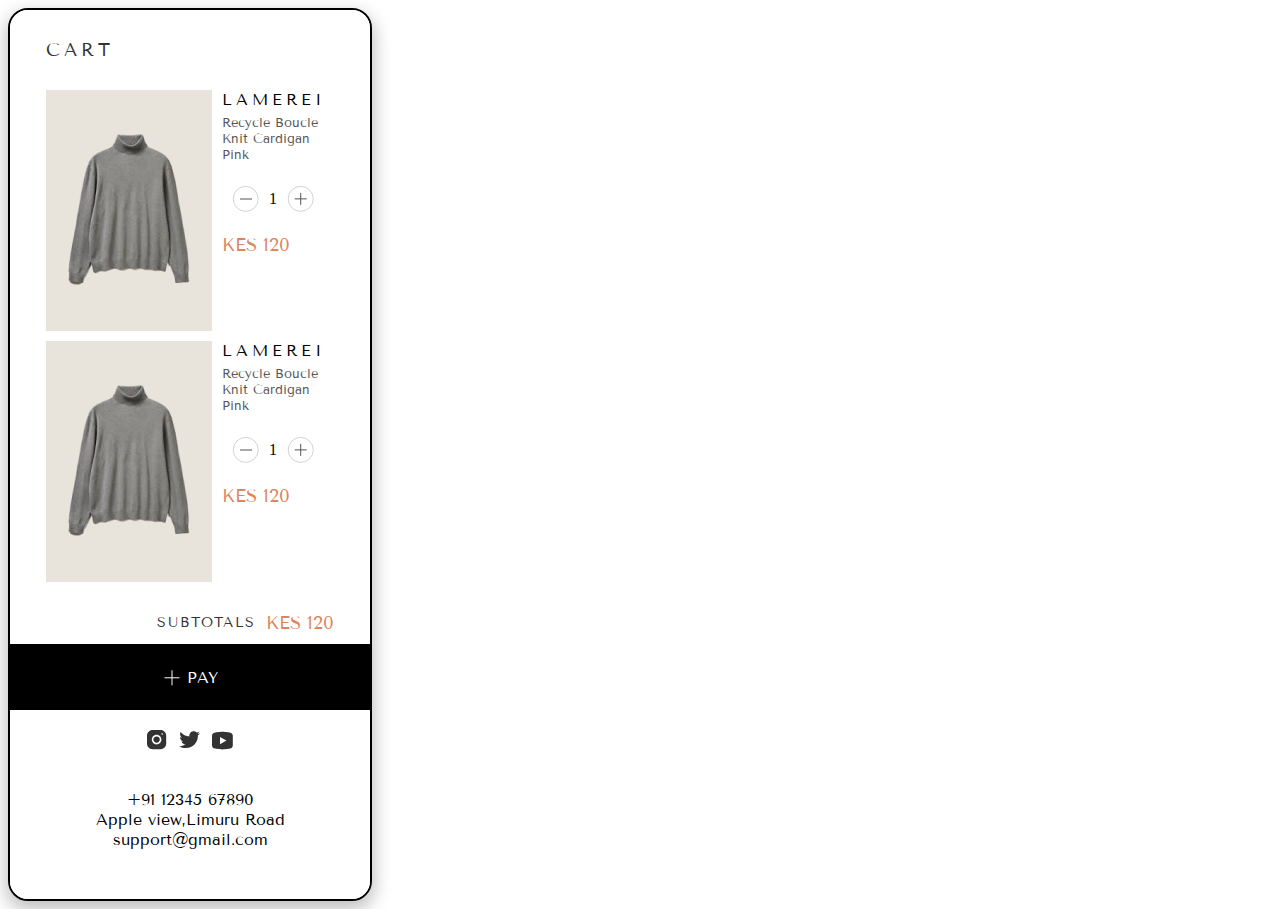
<file: cart.html>
<!DOCTYPE html>
<html lang="en">

<head>
    <meta charset="UTF-8">
    <meta name="viewport" content="width=device-width, initial-scale=1.0">
    <title>Cart</title>
    <link rel="stylesheet" href="cart.css">
    <link rel="stylesheet" href="style.css">
    <link rel="preconnect" href="https://fonts.googleapis.com">
    <link rel="preconnect" href="https://fonts.gstatic.com" crossorigin>
    <link href="https://fonts.googleapis.com/css2?family=Tenor+Sans&display=swap" rel="stylesheet">
</head>

<body>
    <div class="main">

        <div class="section1_cart">
            <div class="cart_label_container">
                <span class="cart_label">CART</span>
            </div>


            <div class="cart_items_container">

                <div class="cart_item_container">
                    <div class="item_image_container">
                        <img src="./assets/item_sample1.png" alt="" />
                    </div>

                    <div class="item_description_container">
                        <div class="item_label_container">
                            <span class="title">lamerei</span>
                            <span class="item_description">Recycle Boucle Knit Cardigan Pink</span>
                        </div>

                        <div class="item_amount_controls">
                            <img src="./assets/min_black.svg" alt="">
                            <span>1</span>
                            <img src="./assets/plus_black2.svg" alt="">
                        </div>

                        <div class="item_price">
                            <span>KES 120</span>
                        </div>
                    </div>
                </div>


                <div class="cart_item_container">
                    <div class="item_image_container">
                        <img src="./assets/item_sample1.png" alt="" />
                    </div>

                    <div class="item_description_container">
                        <div class="item_label_container">
                            <span class="title">lamerei</span>
                            <span class="item_description">Recycle Boucle Knit Cardigan Pink</span>
                        </div>

                        <div class="item_amount_controls">
                            <img src="./assets/min_black.svg" alt="">
                            <span>1</span>
                            <img src="./assets/plus_black2.svg" alt="">
                        </div>

                        <div class="item_price">
                            <span>KES 120</span>
                        </div>
                    </div>
                </div>

                <!-- <div class="cart_empty_notification">
                    <h2>Cart is empty</h2>
                    <span>Continue shopping</span>
                </div> -->

            </div>
        </div>

        <div class="section2_subtotals">
            <div class="subtotal_content">
                <span class="title">SUBTOTALS</span>
                <span class="item_price">KES 120</span>
            </div>
        </div>


        <div class="section8_add_to_cart_button">
            <div class="add_to_cart_button">
                <img src="./assets/Plus.svg" alt="">
                <span>PAY</span>
            </div>
        </div>

        <div class="section5_footer">
            <div class="social_media">
                <img src="./assets/IG.svg" alt="">
                <img src="./assets/x.svg" alt="">
                <img src="./assets/youtube.svg" alt="">
            </div>

            <div class="contact_details">
                <p>+91 12345 67890</p>
                <p>Apple view,Limuru Road</p>
                <p>support@gmail.com</p>
            </div>
        </div>
    </div>

</body>

</html>
</file>
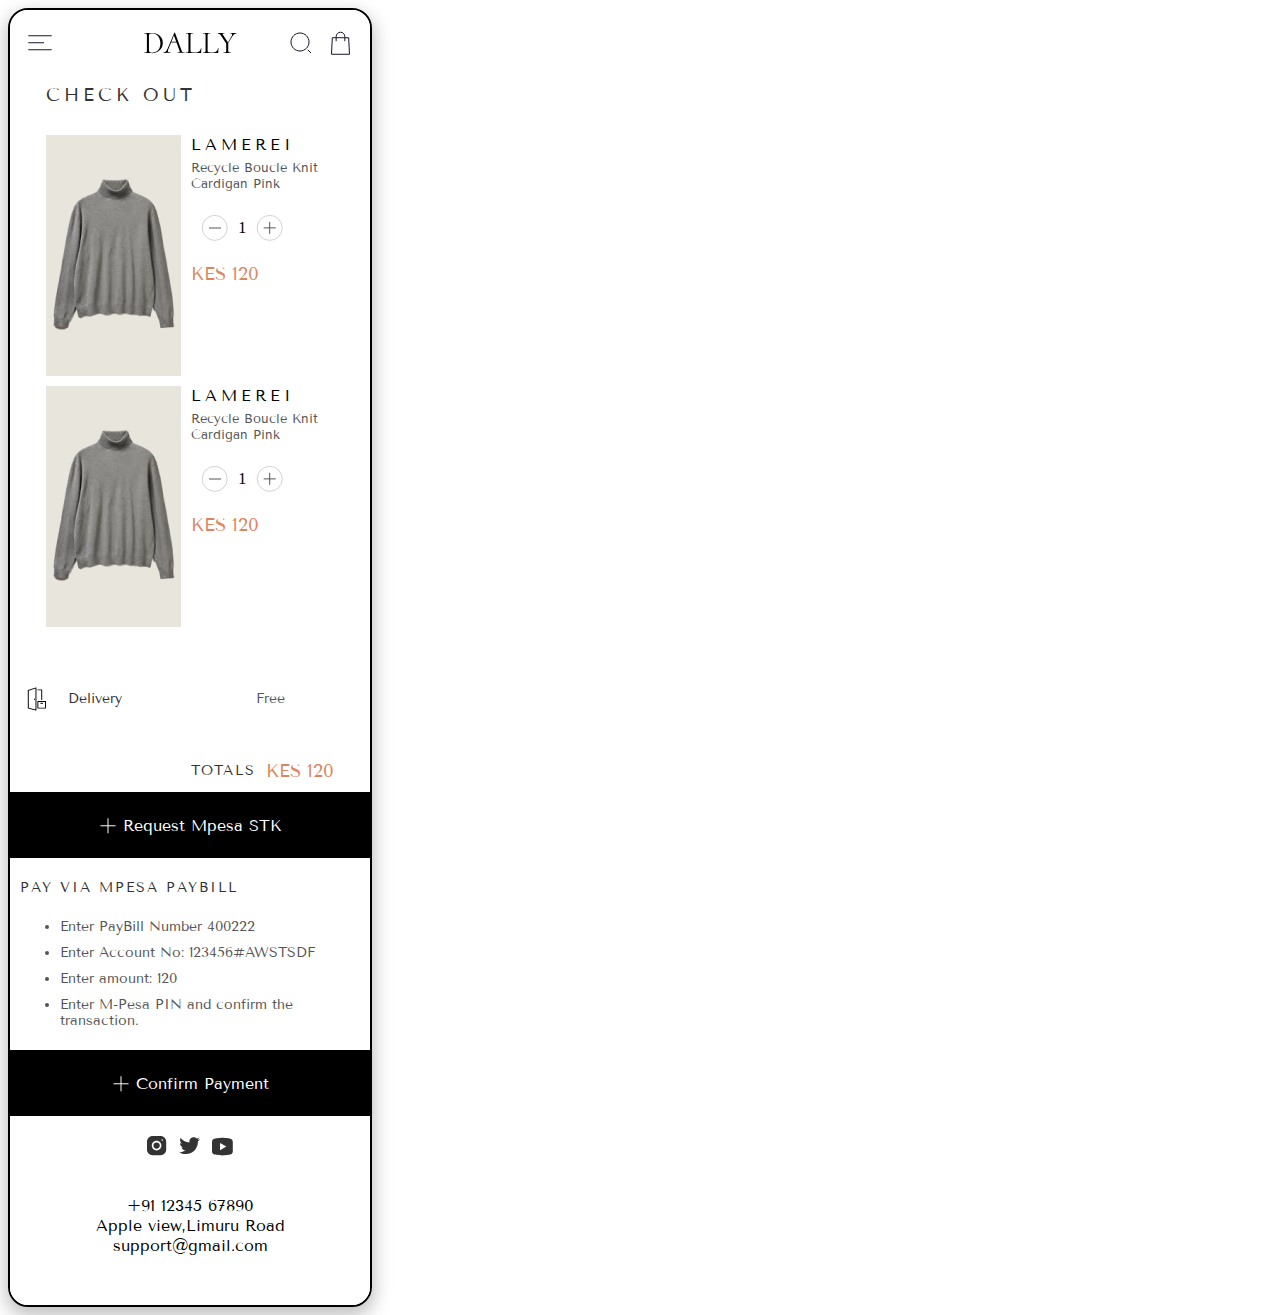
<file: checkout.html>
<!DOCTYPE html>
<html lang="en">

<head>
    <meta charset="UTF-8">
    <meta name="viewport" content="width=device-width, initial-scale=1.0">
    <title>Checkout</title>
    <link rel="stylesheet" href="style.css">
    <link rel="stylesheet" href="cart.css">
    <link rel="stylesheet" href="checkout.css">
    <link rel="preconnect" href="https://fonts.googleapis.com">
    <link rel="preconnect" href="https://fonts.gstatic.com" crossorigin>
    <link href="https://fonts.googleapis.com/css2?family=Tenor+Sans&display=swap" rel="stylesheet">
</head>

<body>
    <div class="main">

        <div class="section1_the_introtab">
            <div class="column1_options">
                <img src="./assets/Menu.svg" alt="">
            </div>
            <div class="column2_logo">
                <img src="./assets/DALLY.svg" alt="">
            </div>
            <div class="column3_search_cart_container">
                <img src="./assets/Search.svg" alt="">
                <img src="./assets/shoppingbag.svg" alt="">
            </div>
        </div>

        <div class="section1_cart">
            <div class="cart_label_container">
                <span class="cart_label">CHECK OUT</span>
            </div>


            <div class="cart_items_container">

                <div class="cart_item_container">
                    <div class="item_image_container">
                        <img src="./assets/item_sample1.png" alt="" />
                    </div>

                    <div class="item_description_container">
                        <div class="item_label_container">
                            <span class="title">lamerei</span>
                            <span class="item_description">Recycle Boucle Knit Cardigan Pink</span>
                        </div>

                        <div class="item_amount_controls">
                            <img src="./assets/min_black.svg" alt="">
                            <span>1</span>
                            <img src="./assets/plus_black2.svg" alt="">
                        </div>

                        <div class="item_price">
                            <span>KES 120</span>
                        </div>
                    </div>
                </div>


                <div class="cart_item_container">
                    <div class="item_image_container">
                        <img src="./assets/item_sample1.png" alt="" />
                    </div>

                    <div class="item_description_container">
                        <div class="item_label_container">
                            <span class="title">lamerei</span>
                            <span class="item_description">Recycle Boucle Knit Cardigan Pink</span>
                        </div>

                        <div class="item_amount_controls">
                            <img src="./assets/min_black.svg" alt="">
                            <span>1</span>
                            <img src="./assets/plus_black2.svg" alt="">
                        </div>

                        <div class="item_price">
                            <span>KES 120</span>
                        </div>
                    </div>
                </div>

                <!-- <div class="cart_empty_notification">
                    <h2>Cart is empty</h2>
                    <span>Continue shopping</span>
                </div> -->

            </div>
        </div>

        <div class="section3_additional_charges">
            <div class="charge_item_container">
                <div class="charge_item_label">
                    <img src="./assets/Door_to_Door_Delivery.svg" alt="">
                    <span>Delivery</span>
                </div>
                <div class="charge_amount">
                    <span>Free</span>
                </div>
            </div>
        </div>


        <div class="section2_subtotals">
            <div class="subtotal_content">
                <span class="title">TOTALS</span>
                <span class="item_price">KES 120</span>
            </div>
        </div>


        <div class="section8_add_to_cart_button">
            <div class="add_to_cart_button">
                <img src="./assets/Plus.svg" alt="">
                <span>Request Mpesa STK</span>
            </div>
        </div>


        <div class="section3_pay_with_paybill">
            <span class="title">Pay via Mpesa paybill</span>
            <ul>
                <li>Enter PayBill Number 400222</li>
                <li>Enter Account No: 123456#AWSTSDF</li>
                <li>Enter amount: 120</li>
                <li>Enter M-Pesa PIN and confirm the transaction.</li>
            </ul>
        </div>


        <div class="section8_add_to_cart_button">
            <div class="add_to_cart_button">
                <img src="./assets/Plus.svg" alt="">
                <span>Confirm Payment</span>
            </div>
        </div>
        

        <div class="section5_footer">
            <div class="social_media">
                <img src="./assets/IG.svg" alt="">
                <img src="./assets/x.svg" alt="">
                <img src="./assets/youtube.svg" alt="">
            </div>

            <div class="contact_details">
                <p>+91 12345 67890</p>
                <p>Apple view,Limuru Road</p>
                <p>support@gmail.com</p>
            </div>
        </div>
    </div>

</body>

</html>
</file>
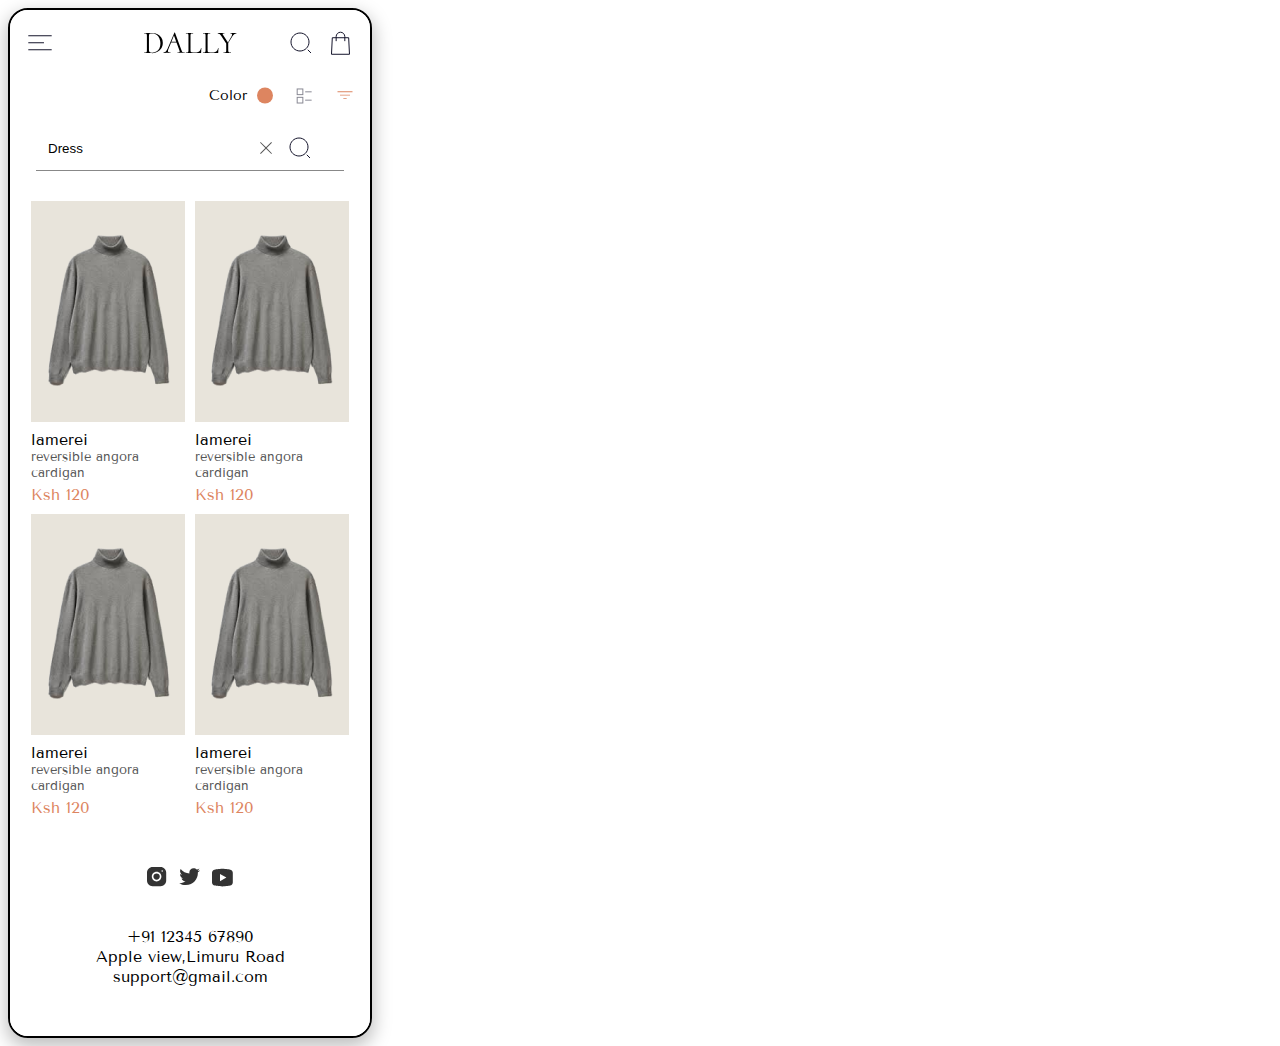
<file: index1.html>
<!DOCTYPE html>
<html lang="en">

<head>
    <meta charset="UTF-8">
    <meta name="viewport" content="width=device-width, initial-scale=1.0">
    <title>Mimi</title>
    <link rel="stylesheet" href="style.css">
    <link rel="preconnect" href="https://fonts.googleapis.com">
    <link rel="preconnect" href="https://fonts.gstatic.com" crossorigin>
    <link href="https://fonts.googleapis.com/css2?family=Tenor+Sans&display=swap" rel="stylesheet">
</head>

<body>
    <div class="main">

        <div class="section1_the_introtab">
            <div class="column1_options">
                <img src="./assets/Menu.svg" alt="">
            </div>
            <div class="column2_logo">
                <img src="./assets/DALLY.svg" alt="">
            </div>
            <div class="column3_search_cart_container">
                <img src="./assets/Search.svg" alt="">
                <img src="./assets/shoppingbag.svg" alt="">
            </div>
        </div>

        <div class="section2_filterstab">
            <div class="color_filter_container">
                <span>Color</span>
                <img src="./assets/color.svg" alt="">
            </div>

            <img src="./assets/Tags.svg" alt="">

            <img src="./assets/Filter.svg" alt="">
        </div>


        <div class="section3_searchbox">
            <div class="search_content_container">
                <div class="search_input_container">
                    <input type="text" value="Dress">
                </div>
                <div class="search_controlls_container">
                    <img src="./assets/Delete.svg" alt="">
                    <img src="./assets/Search.svg" alt="">
                </div>
            </div>
        </div>


        <div class="section4_shopitems">
            <div class="items_container">

                <div class="item_container">
                    <div class="item_image_container">
                        <img src="./assets/item_sample1.png" alt="">
                    </div>
                    <div class="item_short_description_container">
                        <div class="description_content">
                            <p class="item_name">lamerei</p>
                            <p class="item_description">reversible angora cardigan</p>
                        </div>
                        <span class="item_price">Ksh 120</span>
                    </div>
                </div>


                <div class="item_container">
                    <div class="item_image_container">
                        <img src="./assets/item_sample1.png" alt="">
                    </div>
                    <div class="item_short_description_container">
                        <div class="description_content">
                            <p class="item_name">lamerei</p>
                            <p class="item_description">reversible angora cardigan</p>
                        </div>
                        <span class="item_price">Ksh 120</span>
                    </div>
                </div>

                <div class="item_container">
                    <div class="item_image_container">
                        <img src="./assets/item_sample1.png" alt="">
                    </div>
                    <div class="item_short_description_container">
                        <div class="description_content">
                            <p class="item_name">lamerei</p>
                            <p class="item_description">reversible angora cardigan</p>
                        </div>
                        <span class="item_price">Ksh 120</span>
                    </div>
                </div>

                <div class="item_container">
                    <div class="item_image_container">
                        <img src="./assets/item_sample1.png" alt="">
                    </div>
                    <div class="item_short_description_container">
                        <div class="description_content">
                            <p class="item_name">lamerei</p>
                            <p class="item_description">reversible angora cardigan</p>
                        </div>
                        <span class="item_price">Ksh 120</span>
                    </div>
                </div>

            </div>
            <div class="content_pagination">
            </div>
        </div>

        <div class="section5_footer">
            <div class="social_media">
                <img src="./assets/IG.svg" alt="">
                <img src="./assets/x.svg" alt="">
                <img src="./assets/youtube.svg" alt="">
            </div>

            <div class="contact_details">
                <p>+91 12345 67890</p>
                <p>Apple view,Limuru Road</p>
                <p>support@gmail.com</p>
            </div>
        </div>
    </div>

</body>

</html>
</file>
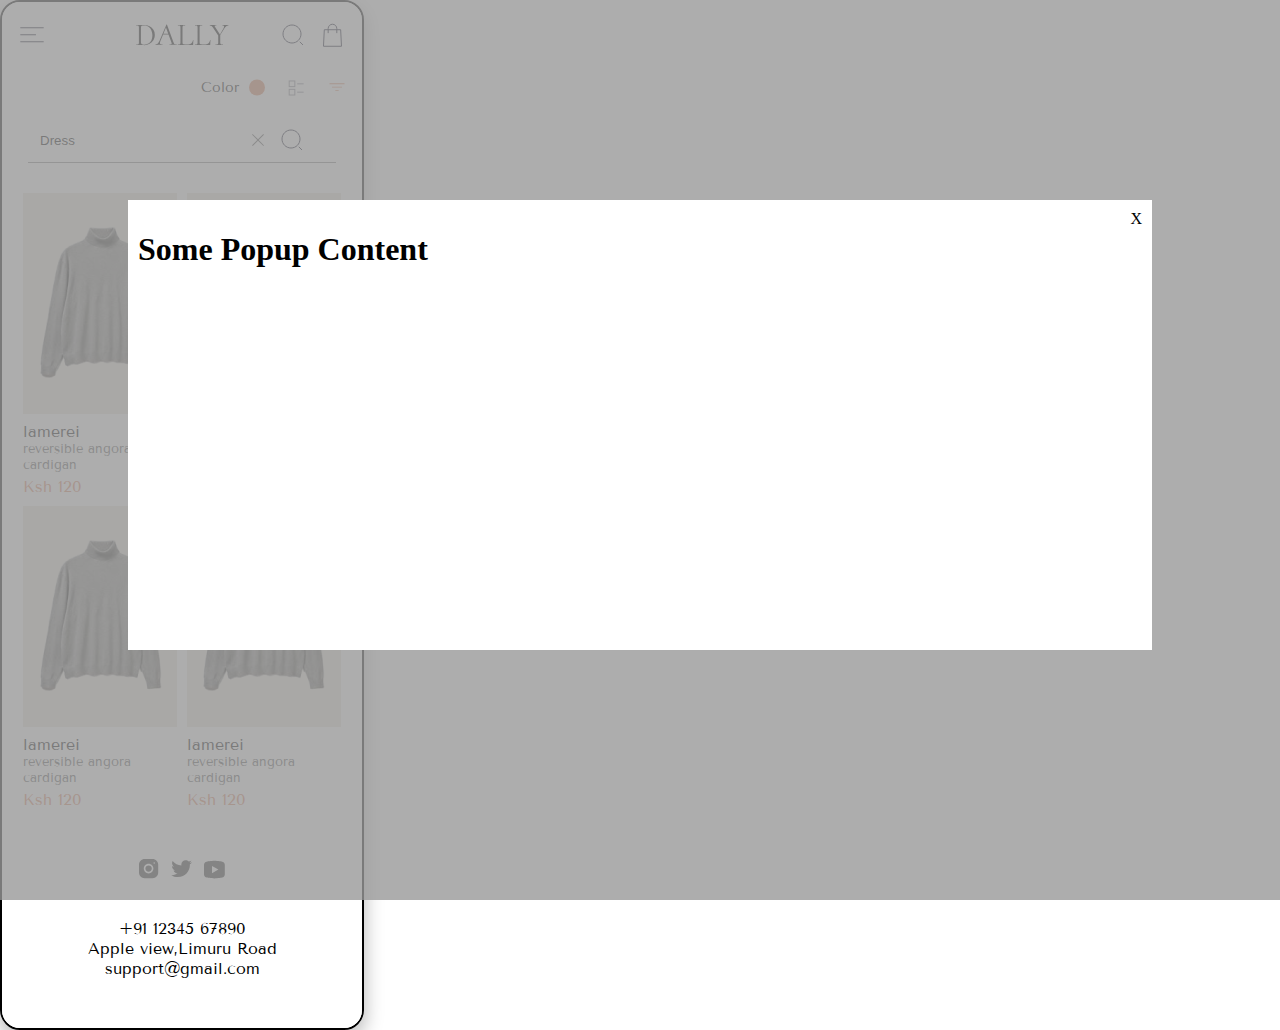
<file: popup.html>
<!DOCTYPE html>
<html lang="en">

<head>
    <meta charset="UTF-8">
    <meta name="viewport" content="width=device-width, initial-scale=1.0">
    <title>Popup</title>
    <link rel="stylesheet" href="style.css">
    <link rel="stylesheet" href="popup.css">
    <link rel="preconnect" href="https://fonts.googleapis.com">
    <link rel="preconnect" href="https://fonts.gstatic.com" crossorigin>
    <link href="https://fonts.googleapis.com/css2?family=Tenor+Sans&display=swap" rel="stylesheet">
</head>

<body>
    <div class="main">

        <div class="section1_the_introtab">
            <div class="column1_options">
                <img src="./assets/Menu.svg" alt="">
            </div>
            <div class="column2_logo">
                <img src="./assets/DALLY.svg" alt="">
            </div>
            <div class="column3_search_cart_container">
                <img src="./assets/Search.svg" alt="">
                <img src="./assets/shoppingbag.svg" alt="">
            </div>
        </div>

        <div class="section2_filterstab">
            <div class="color_filter_container">
                <span>Color</span>
                <img src="./assets/color.svg" alt="">
            </div>

            <img src="./assets/Tags.svg" alt="">

            <img src="./assets/Filter.svg" alt="">
        </div>


        <div class="section3_searchbox">
            <div class="search_content_container">
                <div class="search_input_container">
                    <input type="text" value="Dress">
                </div>
                <div class="search_controlls_container">
                    <img src="./assets/Delete.svg" alt="">
                    <img src="./assets/Search.svg" alt="">
                </div>
            </div>
        </div>


        <div class="section4_shopitems">
            <div class="items_container">

                <div class="item_container">
                    <div class="item_image_container">
                        <img src="./assets/item_sample1.png" alt="">
                    </div>
                    <div class="item_short_description_container">
                        <div class="description_content">
                            <p class="item_name">lamerei</p>
                            <p class="item_description">reversible angora cardigan</p>
                        </div>
                        <span class="item_price">Ksh 120</span>
                    </div>
                </div>


                <div class="item_container">
                    <div class="item_image_container">
                        <img src="./assets/item_sample1.png" alt="">
                    </div>
                    <div class="item_short_description_container">
                        <div class="description_content">
                            <p class="item_name">lamerei</p>
                            <p class="item_description">reversible angora cardigan</p>
                        </div>
                        <span class="item_price">Ksh 120</span>
                    </div>
                </div>

                <div class="item_container">
                    <div class="item_image_container">
                        <img src="./assets/item_sample1.png" alt="">
                    </div>
                    <div class="item_short_description_container">
                        <div class="description_content">
                            <p class="item_name">lamerei</p>
                            <p class="item_description">reversible angora cardigan</p>
                        </div>
                        <span class="item_price">Ksh 120</span>
                    </div>
                </div>

                <div class="item_container">
                    <div class="item_image_container">
                        <img src="./assets/item_sample1.png" alt="">
                    </div>
                    <div class="item_short_description_container">
                        <div class="description_content">
                            <p class="item_name">lamerei</p>
                            <p class="item_description">reversible angora cardigan</p>
                        </div>
                        <span class="item_price">Ksh 120</span>
                    </div>
                </div>

            </div>
            <div class="content_pagination">
            </div>
        </div>

        <div class="section5_footer">
            <div class="social_media">
                <img src="./assets/IG.svg" alt="">
                <img src="./assets/x.svg" alt="">
                <img src="./assets/youtube.svg" alt="">
            </div>

            <div class="contact_details">
                <p>+91 12345 67890</p>
                <p>Apple view,Limuru Road</p>
                <p>support@gmail.com</p>
            </div>
        </div>
    </div>
    <div id="overlay" ></div>
    <div id="popup">
        <div class="popupcontrols">
            <span id="popupclose">X</span>
        </div>
        <div class="popupcontent">
            <h1>Some Popup Content</h1>
        </div>
    </div>


</body>
<script type="text/javascript">
	// Initialize Variables
	var closePopup = document.getElementById("popupclose");
	var overlay = document.getElementById("overlay");
	var popup = document.getElementById("popup");
	// Close Popup Event
	closePopup.onclick = function() {
	  overlay.style.display = 'none';
	  popup.style.display = 'none';
	};

	
  overlay.onclick = function() {
	  overlay.style.display = 'none';
	  popup.style.display = 'none';
	};


	// Show Overlay and Popup
	function showpopup() {
	  overlay.style.display = 'block';
	  popup.style.display = 'block';
	}
    showpopup()
</script>
</html>
</file>
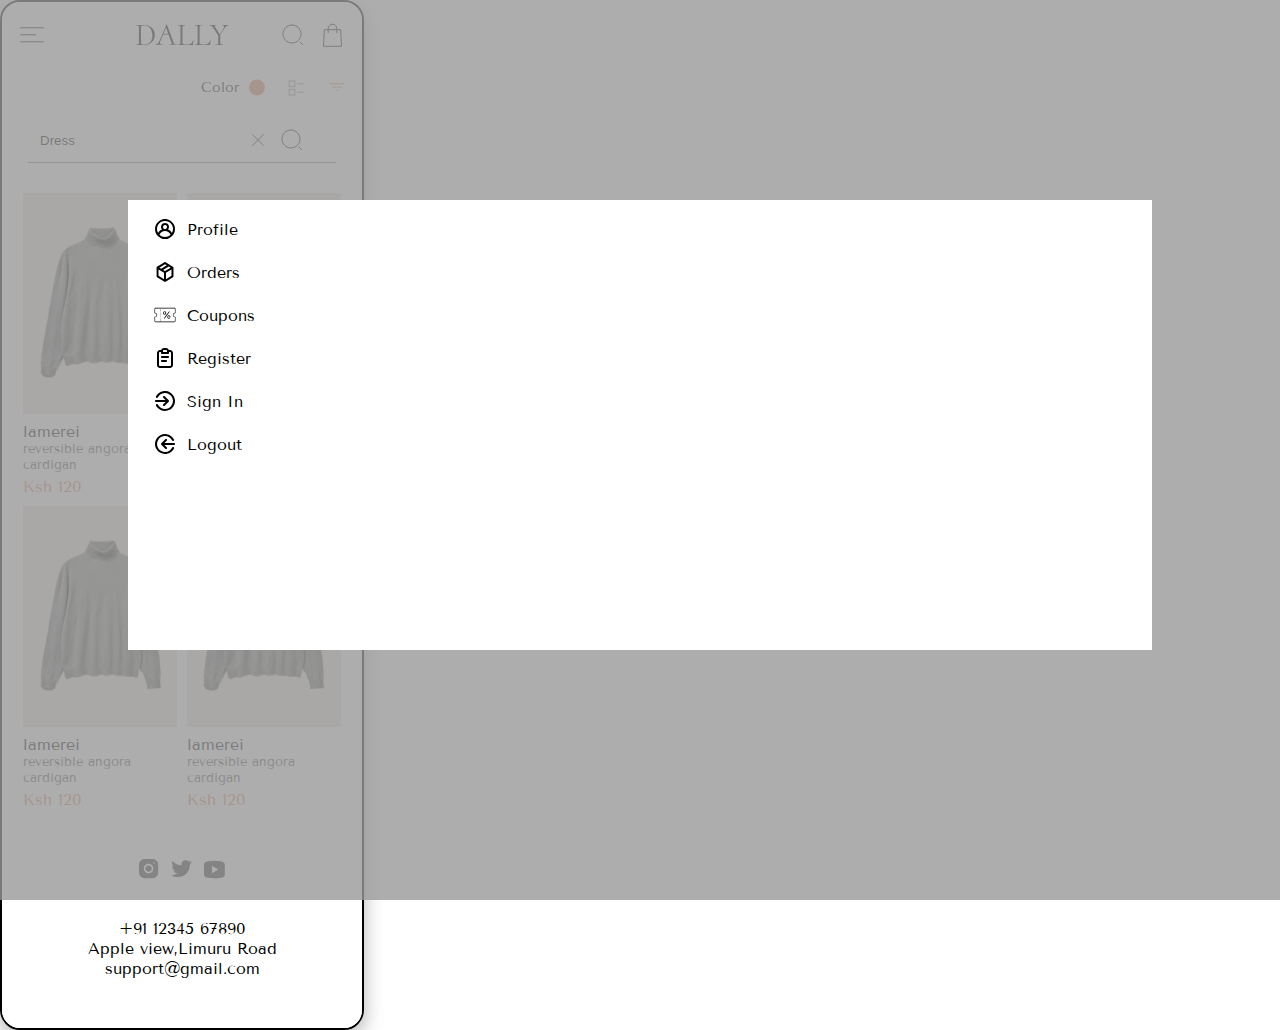
<file: popup_account.html>
<!DOCTYPE html>
<html lang="en">

<head>
    <meta charset="UTF-8">
    <meta name="viewport" content="width=device-width, initial-scale=1.0">
    <title>Popup</title>
    <link rel="stylesheet" href="style.css">
    <link rel="stylesheet" href="popup.css">
    <link rel="preconnect" href="https://fonts.googleapis.com">
    <link rel="preconnect" href="https://fonts.gstatic.com" crossorigin>
    <link href="https://fonts.googleapis.com/css2?family=Tenor+Sans&display=swap" rel="stylesheet">
</head>

<body>
    <div class="main">

        <div class="section1_the_introtab">
            <div class="column1_options">
                <img src="./assets/Menu.svg" alt="">
            </div>
            <div class="column2_logo">
                <img src="./assets/DALLY.svg" alt="">
            </div>
            <div class="column3_search_cart_container">
                <img src="./assets/Search.svg" alt="">
                <img src="./assets/shoppingbag.svg" alt="">
            </div>
        </div>

        <div class="section2_filterstab">
            <div class="color_filter_container">
                <span>Color</span>
                <img src="./assets/color.svg" alt="">
            </div>

            <img src="./assets/Tags.svg" alt="">

            <img src="./assets/Filter.svg" alt="">
        </div>


        <div class="section3_searchbox">
            <div class="search_content_container">
                <div class="search_input_container">
                    <input type="text" value="Dress">
                </div>
                <div class="search_controlls_container">
                    <img src="./assets/Delete.svg" alt="">
                    <img src="./assets/Search.svg" alt="">
                </div>
            </div>
        </div>


        <div class="section4_shopitems">
            <div class="items_container">

                <div class="item_container">
                    <div class="item_image_container">
                        <img src="./assets/item_sample1.png" alt="">
                    </div>
                    <div class="item_short_description_container">
                        <div class="description_content">
                            <p class="item_name">lamerei</p>
                            <p class="item_description">reversible angora cardigan</p>
                        </div>
                        <span class="item_price">Ksh 120</span>
                    </div>
                </div>


                <div class="item_container">
                    <div class="item_image_container">
                        <img src="./assets/item_sample1.png" alt="">
                    </div>
                    <div class="item_short_description_container">
                        <div class="description_content">
                            <p class="item_name">lamerei</p>
                            <p class="item_description">reversible angora cardigan</p>
                        </div>
                        <span class="item_price">Ksh 120</span>
                    </div>
                </div>

                <div class="item_container">
                    <div class="item_image_container">
                        <img src="./assets/item_sample1.png" alt="">
                    </div>
                    <div class="item_short_description_container">
                        <div class="description_content">
                            <p class="item_name">lamerei</p>
                            <p class="item_description">reversible angora cardigan</p>
                        </div>
                        <span class="item_price">Ksh 120</span>
                    </div>
                </div>

                <div class="item_container">
                    <div class="item_image_container">
                        <img src="./assets/item_sample1.png" alt="">
                    </div>
                    <div class="item_short_description_container">
                        <div class="description_content">
                            <p class="item_name">lamerei</p>
                            <p class="item_description">reversible angora cardigan</p>
                        </div>
                        <span class="item_price">Ksh 120</span>
                    </div>
                </div>

            </div>
            <div class="content_pagination">
            </div>
        </div>

        <div class="section5_footer">
            <div class="social_media">
                <img src="./assets/IG.svg" alt="">
                <img src="./assets/x.svg" alt="">
                <img src="./assets/youtube.svg" alt="">
            </div>

            <div class="contact_details">
                <p>+91 12345 67890</p>
                <p>Apple view,Limuru Road</p>
                <p>support@gmail.com</p>
            </div>
        </div>
    </div>
    <div id="overlay" ></div>
    <div id="popup">
        <div class="popup_content_container1">
            <div class="menue_item_container">
                <img src="./assets/u_user-circle.svg" alt="">
                <span>Profile</span>
            </div>

            <div class="menue_item_container">
                <img src="./assets/u_box.svg" alt="">
                <span>Orders</span>
            </div>

            <div class="menue_item_container">
                <img src="./assets/Voucher.svg" alt="">
                <span>Coupons</span>
            </div>


            <div class="menue_item_container">
                <img src="./assets/u_clipboard-notes.svg" alt="">
                <span>Register</span>
            </div>

            <div class="menue_item_container">
                <img src="./assets/u_sign-in-alt.svg" alt="">
                <span>Sign In</span>
            </div>

            <div class="menue_item_container">
                <img src="./assets/u_sign-out-alt.svg" alt="">
                <span>Logout</span>
            </div>
        </div>
    </div>


</body>
<script type="text/javascript">
	// Initialize Variables
	//var closePopup = document.getElementById("popupclose");
	var overlay = document.getElementById("overlay");
	var popup = document.getElementById("popup");
	// Close Popup Event
	// closePopup.onclick = function() {
	//   overlay.style.display = 'none';
	//   popup.style.display = 'none';
	// };

	
  overlay.onclick = function() {
	  overlay.style.display = 'none';
	  popup.style.display = 'none';
	};


	// Show Overlay and Popup
	function showpopup() {
	  overlay.style.display = 'block';
	  popup.style.display = 'block';
	}
    showpopup()
</script>
</html>
</file>
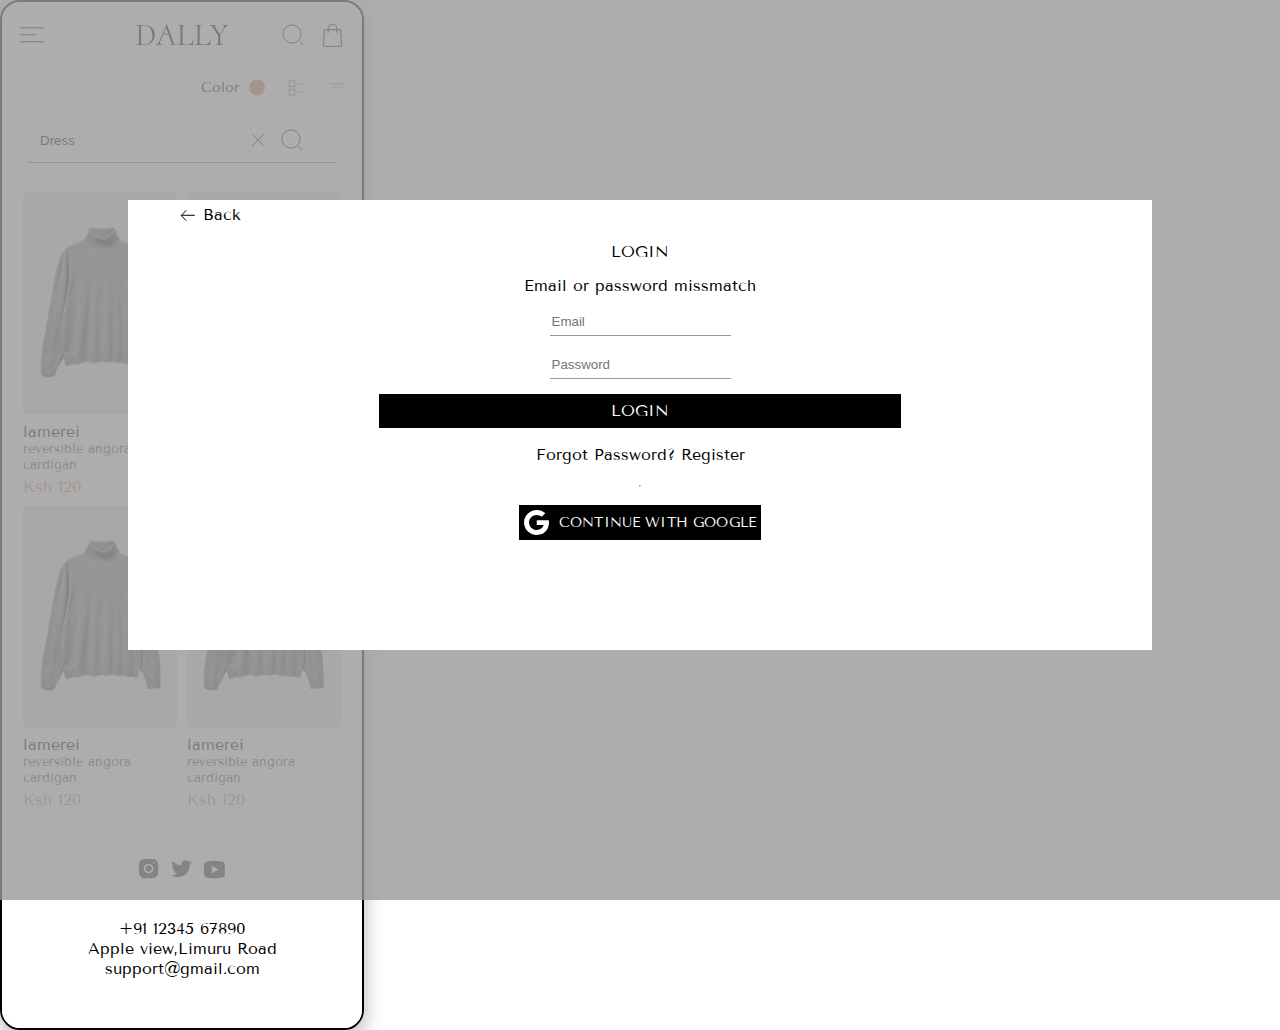
<file: popup_login.html>
<!DOCTYPE html>
<html lang="en">

<head>
    <meta charset="UTF-8">
    <meta name="viewport" content="width=device-width, initial-scale=1.0">
    <title>Popup - Login</title>
    <link rel="stylesheet" href="style.css">
    <link rel="stylesheet" href="popup.css">
    <link rel="stylesheet" href="popup-login.css">
    <link rel="preconnect" href="https://fonts.googleapis.com">
    <link rel="preconnect" href="https://fonts.gstatic.com" crossorigin>
    <link href="https://fonts.googleapis.com/css2?family=Tenor+Sans&display=swap" rel="stylesheet">
</head>

<body>
    <div class="main">

        <div class="section1_the_introtab">
            <div class="column1_options">
                <img src="./assets/Menu.svg" alt="">
            </div>
            <div class="column2_logo">
                <img src="./assets/DALLY.svg" alt="">
            </div>
            <div class="column3_search_cart_container">
                <img src="./assets/Search.svg" alt="">
                <img src="./assets/shoppingbag.svg" alt="">
            </div>
        </div>

        <div class="section2_filterstab">
            <div class="color_filter_container">
                <span>Color</span>
                <img src="./assets/color.svg" alt="">
            </div>

            <img src="./assets/Tags.svg" alt="">

            <img src="./assets/Filter.svg" alt="">
        </div>


        <div class="section3_searchbox">
            <div class="search_content_container">
                <div class="search_input_container">
                    <input type="text" value="Dress">
                </div>
                <div class="search_controlls_container">
                    <img src="./assets/Delete.svg" alt="">
                    <img src="./assets/Search.svg" alt="">
                </div>
            </div>
        </div>


        <div class="section4_shopitems">
            <div class="items_container">

                <div class="item_container">
                    <div class="item_image_container">
                        <img src="./assets/item_sample1.png" alt="">
                    </div>
                    <div class="item_short_description_container">
                        <div class="description_content">
                            <p class="item_name">lamerei</p>
                            <p class="item_description">reversible angora cardigan</p>
                        </div>
                        <span class="item_price">Ksh 120</span>
                    </div>
                </div>


                <div class="item_container">
                    <div class="item_image_container">
                        <img src="./assets/item_sample1.png" alt="">
                    </div>
                    <div class="item_short_description_container">
                        <div class="description_content">
                            <p class="item_name">lamerei</p>
                            <p class="item_description">reversible angora cardigan</p>
                        </div>
                        <span class="item_price">Ksh 120</span>
                    </div>
                </div>

                <div class="item_container">
                    <div class="item_image_container">
                        <img src="./assets/item_sample1.png" alt="">
                    </div>
                    <div class="item_short_description_container">
                        <div class="description_content">
                            <p class="item_name">lamerei</p>
                            <p class="item_description">reversible angora cardigan</p>
                        </div>
                        <span class="item_price">Ksh 120</span>
                    </div>
                </div>

                <div class="item_container">
                    <div class="item_image_container">
                        <img src="./assets/item_sample1.png" alt="">
                    </div>
                    <div class="item_short_description_container">
                        <div class="description_content">
                            <p class="item_name">lamerei</p>
                            <p class="item_description">reversible angora cardigan</p>
                        </div>
                        <span class="item_price">Ksh 120</span>
                    </div>
                </div>

            </div>
            <div class="content_pagination">
            </div>
        </div>

        <div class="section5_footer">
            <div class="social_media">
                <img src="./assets/IG.svg" alt="">
                <img src="./assets/x.svg" alt="">
                <img src="./assets/youtube.svg" alt="">
            </div>

            <div class="contact_details">
                <p>+91 12345 67890</p>
                <p>Apple view,Limuru Road</p>
                <p>support@gmail.com</p>
            </div>
        </div>
    </div>
    <div id="overlay"></div>
    <div id="popup">
        <div class="popup_content_container2">
            <div class="back_button_container">
                <img src="./assets/Back_Arrow.svg" alt="">
                <span>Back</span>
            </div>

            <div class="cart_label_container">
                <span class="cart_label">LOGIN</span>
            </div>

            <span>Email or password missmatch</span>

            <div class="login_input_container">
                <div class="registration_detail_input_container">
                    <input type="text" placeholder="Email">
                </div>

                <div class="registration_detail_input_container">
                    <input type="password" placeholder="Password">
                </div>

                <div class="popup_login_button">
                    <span>LOGIN</span>
                </div>

                <div>
                    <span>Forgot Password?</span>
                    <span>Register</span>
                </div>
            </div>

            <hr/>

            <div class="login_input_container">
                <div class="popup_login_button_google">
                    <img src="./assets/gooogle.svg" alt="">
                    <span>Continue with Google</span>
                </div>
            </div>


        </div>
    </div>


</body>
<script type="text/javascript">
    // Initialize Variables
    var overlay = document.getElementById("overlay");
    var popup = document.getElementById("popup");
    // Close Popup Event
    // closePopup.onclick = function() {
    //   overlay.style.display = 'none';
    //   popup.style.display = 'none';
    // };


    overlay.onclick = function () {
        overlay.style.display = 'none';
        popup.style.display = 'none';
    };


    // Show Overlay and Popup
    function showpopup() {
        overlay.style.display = 'block';
        popup.style.display = 'block';
    }
    showpopup()
</script>

</html>
</file>
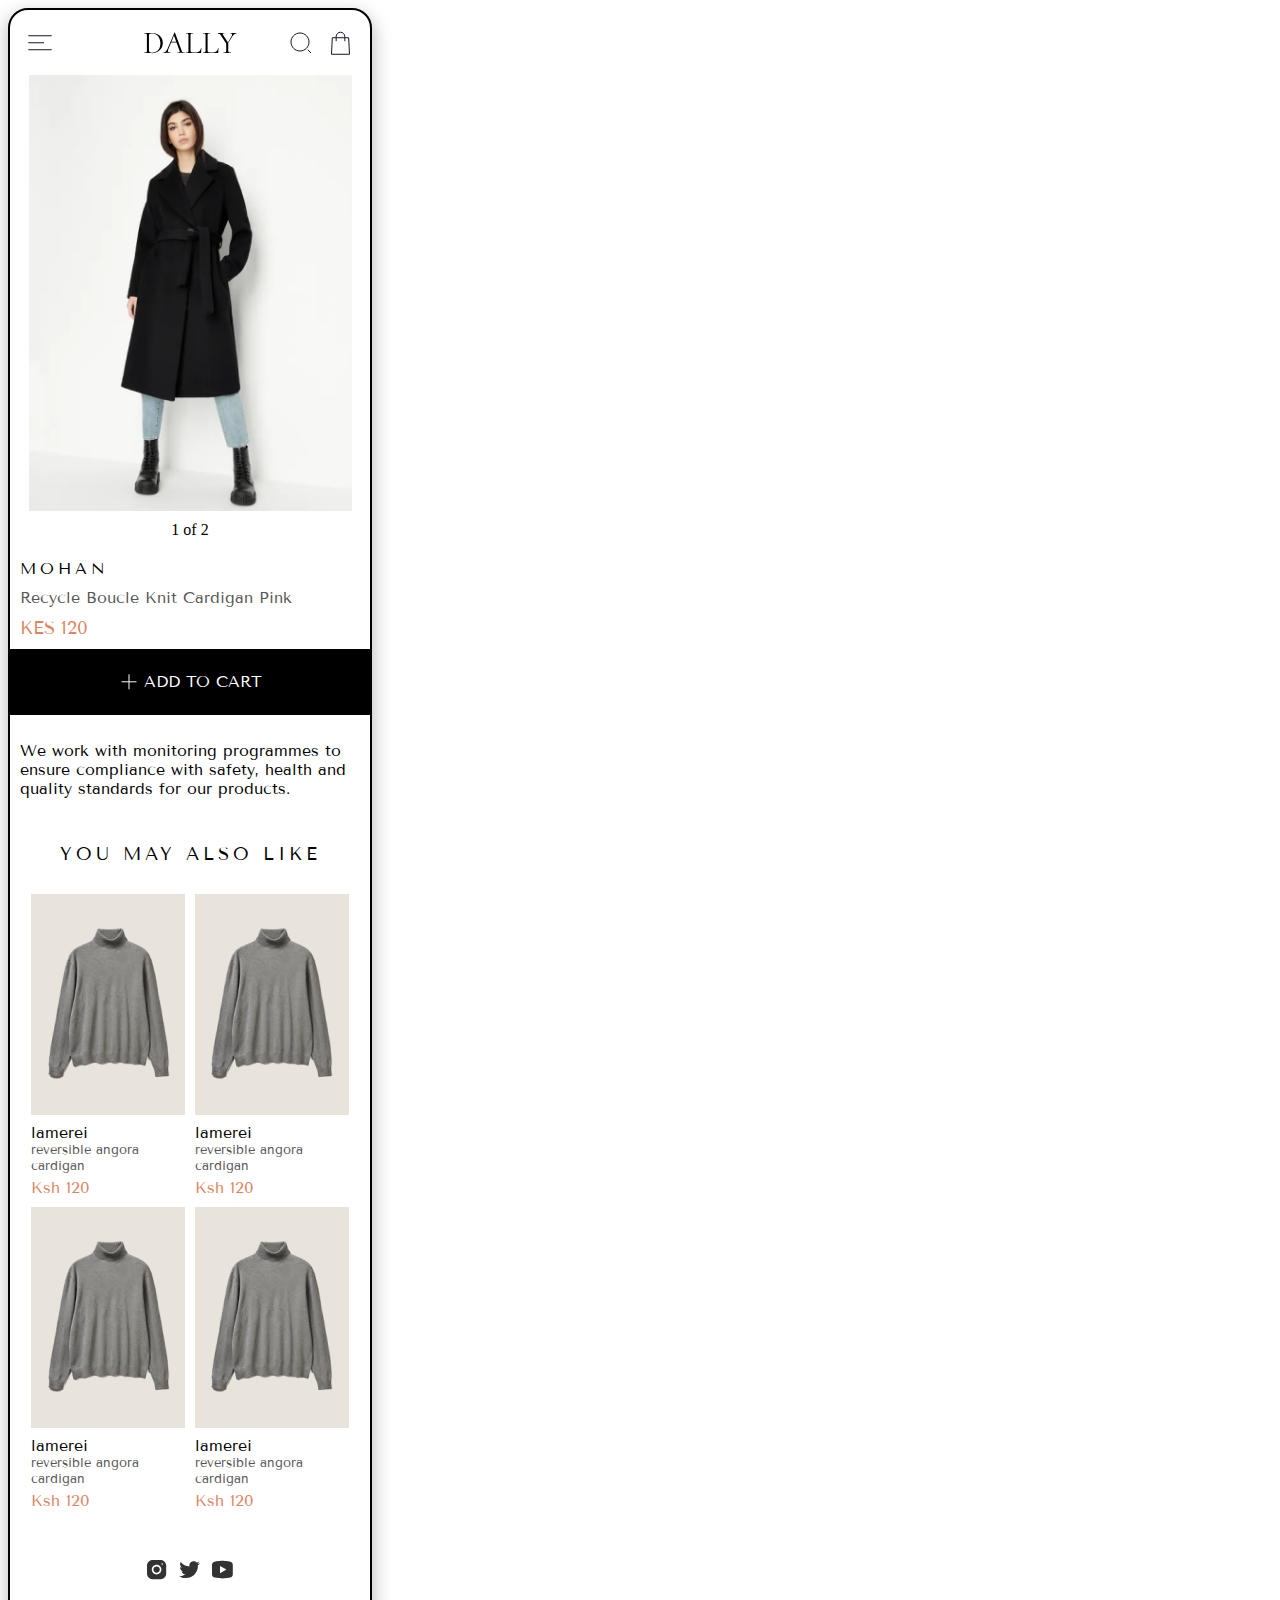
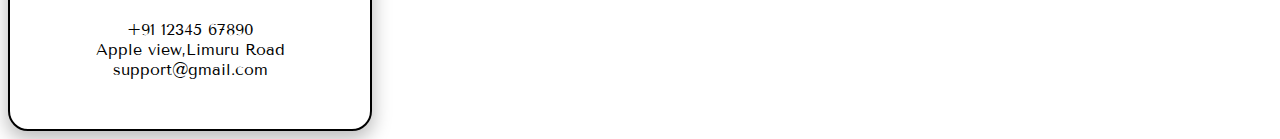
<file: prpduct_detail.html>
<!DOCTYPE html>
<html lang="en">

<head>
    <meta charset="UTF-8">
    <meta name="viewport" content="width=device-width, initial-scale=1.0">
    <title>Product</title>
    <link rel="stylesheet" href="style.css">
    <link rel="preconnect" href="https://fonts.googleapis.com">
    <link rel="preconnect" href="https://fonts.gstatic.com" crossorigin>
    <link href="https://fonts.googleapis.com/css2?family=Tenor+Sans&display=swap" rel="stylesheet">
</head>

<body>
    <div class="main">

        <div class="section1_the_introtab">
            <div class="column1_options">
                <img src="./assets/Menu.svg" alt="">
            </div>
            <div class="column2_logo">
                <img src="./assets/DALLY.svg" alt="">
            </div>
            <div class="column3_search_cart_container">
                <img src="./assets/Search.svg" alt="">
                <img src="./assets/shoppingbag.svg" alt="">
            </div>
        </div>

        <div class="section6_item_images">
            <div class="images_content_container">
                <img src="./assets/item_sample2.png" alt="">
                <span>1 of 2</span>
            </div>
        </div>


        <div class="section7_product_titlen_variants">
            <div class="title_price_container">
                <span class="title">MOHAN</span>
                <span class="item_description">
                    Recycle Boucle Knit Cardigan Pink
                </span>
                <span class="item_price">KES 120</span>
            </div>
        </div>


        <div class="section8_add_to_cart_button">
            <div class="add_to_cart_button">
                <img src="./assets/Plus.svg" alt="">
                <span>ADD TO CART</span>
            </div>
        </div>


        <div class="section9_item_description">
            <div>
                <p>
                    We work with monitoring programmes to ensure compliance with safety, health and quality standards for our products. 
                </p>
            </div>
        </div>


        <div class="section4_shopitems">
            <span class="suggestion">You may also like</span>
            <div class="items_container">

                <div class="item_container">
                    <div class="item_image_container">
                        <img src="./assets/item_sample1.png" alt="">
                    </div>
                    <div class="item_short_description_container">
                        <div class="description_content">
                            <p class="item_name">lamerei</p>
                            <p class="item_description">reversible angora cardigan</p>
                        </div>
                        <span class="item_price">Ksh 120</span>
                    </div>
                </div>


                <div class="item_container">
                    <div class="item_image_container">
                        <img src="./assets/item_sample1.png" alt="">
                    </div>
                    <div class="item_short_description_container">
                        <div class="description_content">
                            <p class="item_name">lamerei</p>
                            <p class="item_description">reversible angora cardigan</p>
                        </div>
                        <span class="item_price">Ksh 120</span>
                    </div>
                </div>

                <div class="item_container">
                    <div class="item_image_container">
                        <img src="./assets/item_sample1.png" alt="">
                    </div>
                    <div class="item_short_description_container">
                        <div class="description_content">
                            <p class="item_name">lamerei</p>
                            <p class="item_description">reversible angora cardigan</p>
                        </div>
                        <span class="item_price">Ksh 120</span>
                    </div>
                </div>

                <div class="item_container">
                    <div class="item_image_container">
                        <img src="./assets/item_sample1.png" alt="">
                    </div>
                    <div class="item_short_description_container">
                        <div class="description_content">
                            <p class="item_name">lamerei</p>
                            <p class="item_description">reversible angora cardigan</p>
                        </div>
                        <span class="item_price">Ksh 120</span>
                    </div>
                </div>

            </div>
            <div class="content_pagination">
            </div>
        </div>

        <div class="section5_footer">
            <div class="social_media">
                <img src="./assets/IG.svg" alt="">
                <img src="./assets/x.svg" alt="">
                <img src="./assets/youtube.svg" alt="">
            </div>

            <div class="contact_details">
                <p>+91 12345 67890</p>
                <p>Apple view,Limuru Road</p>
                <p>support@gmail.com</p>
            </div>
        </div>
    </div>

</body>

</html>
</file>
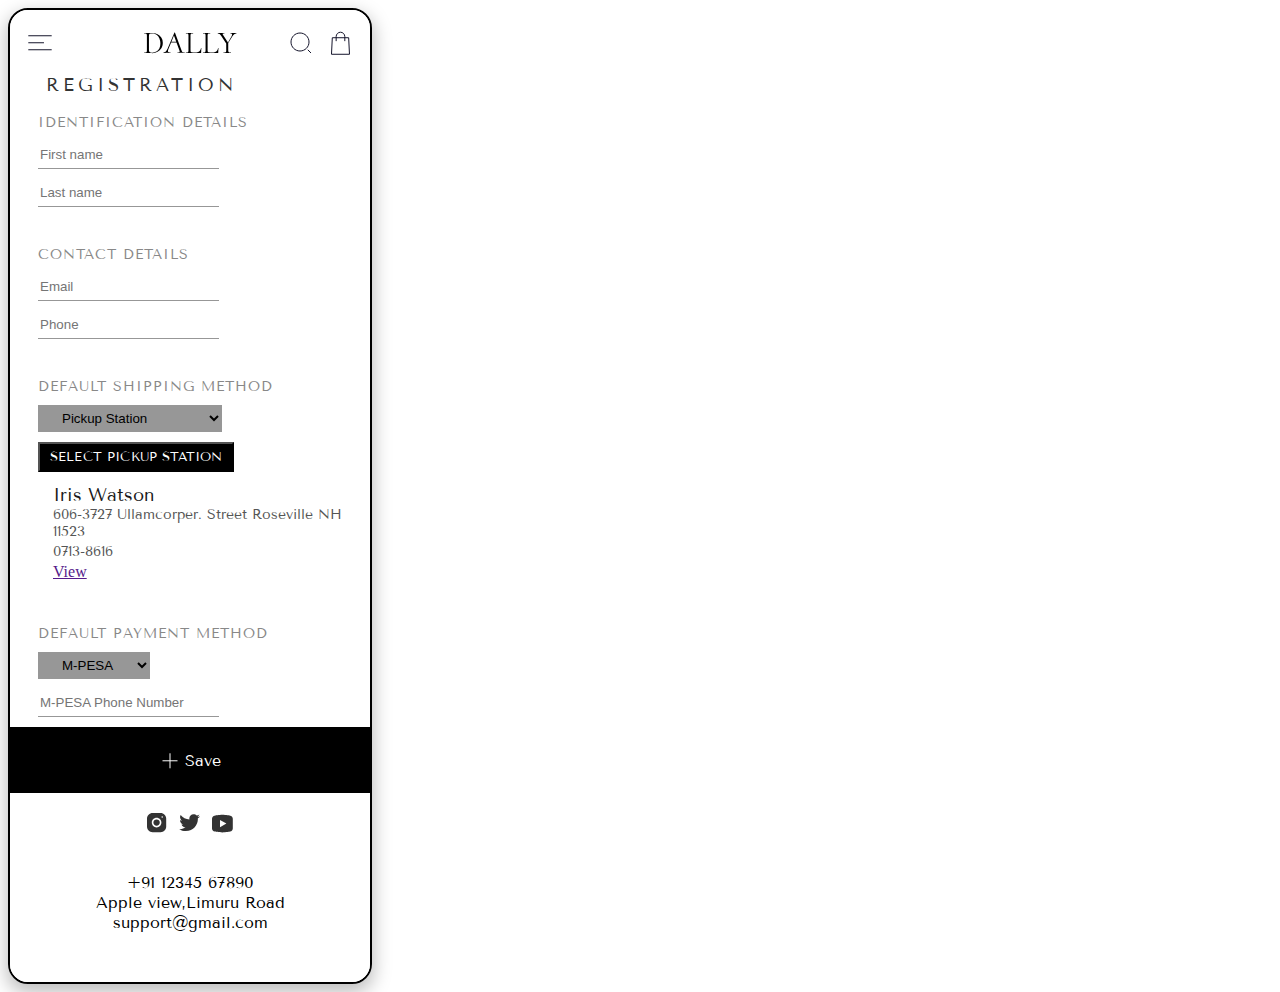
<file: register.html>
<!DOCTYPE html>
<html lang="en">

<head>
    <meta charset="UTF-8">
    <meta name="viewport" content="width=device-width, initial-scale=1.0">
    <title>Register</title>
    <link rel="stylesheet" href="style.css">
    <link rel="stylesheet" href="cart.css">
    <link rel="stylesheet" href="checkout.css">
    <link rel="stylesheet" href="register.css">
    <link rel="preconnect" href="https://fonts.googleapis.com">
    <link rel="preconnect" href="https://fonts.gstatic.com" crossorigin>
    <link href="https://fonts.googleapis.com/css2?family=Tenor+Sans&display=swap" rel="stylesheet">
</head>

<body>
    <div class="main">

        <div class="section1_the_introtab">
            <div class="column1_options">
                <img src="./assets/Menu.svg" alt="">
            </div>
            <div class="column2_logo">
                <img src="./assets/DALLY.svg" alt="">
            </div>
            <div class="column3_search_cart_container">
                <img src="./assets/Search.svg" alt="">
                <img src="./assets/shoppingbag.svg" alt="">
            </div>
        </div>

        <div class="cart_label_container">
            <span class="cart_label">Registration</span>
        </div>


        <div class="section10_registration_content_container">
            <div class="registration_details_container">
                <span class="registration_section_title">Identification Details</span>

                <div class="registration_detail_input_container">
                    <input type="text" placeholder="First name">
                </div>

                <div class="registration_detail_input_container">
                    <input type="text" placeholder="Last name">
                </div>
            </div>




            <div class="registration_details_container">
                <span class="registration_section_title">Contact Details</span>

                <div class="registration_detail_input_container">
                    <input type="text" placeholder="Email">
                </div>

                <div class="registration_detail_input_container">
                    <input type="text" placeholder="Phone">
                </div>
            </div>


            <div class="registration_details_container">
                <span class="registration_section_title">Default shipping method</span>

                <select class="registration_detail_select_input_container" name="" id="">
                    <option value="">Pickup Station</option>
                    <option value="">Door to door delivery</option>
                </select>

                <button class="registration_section_button">Select pickup Station</button>

                <div class="registration_pickupstation_details">
                    <span class="pickup_station_title">Iris Watson</span>
                    <span class='pickup_station_description'>606-3727 Ullamcorper. Street
                        Roseville NH 11523
                    </span>
                    <span class="pickup_station_description">0713-8616</span>
                    <a href="">View</a>
                </div>
                
            </div>


            <div class="registration_details_container">
                <span class="registration_section_title">Default Payment method</span>

                <select class="registration_detail_select_input_container" name="" id="">
                    <option value="">M-PESA</option>
                    <option value="">VISA</option>
                </select>

                <div class="registration_detail_input_container">
                    <input type="text" placeholder="M-PESA Phone Number">
                </div>
            </div>

        </div>

        <div class="section8_add_to_cart_button">
            <div class="add_to_cart_button">
                <img src="./assets/Plus.svg" alt="">
                <span>Save</span>
            </div>
        </div>

        <div class="section5_footer">
            <div class="social_media">
                <img src="./assets/IG.svg" alt="">
                <img src="./assets/x.svg" alt="">
                <img src="./assets/youtube.svg" alt="">
            </div>

            <div class="contact_details">
                <p>+91 12345 67890</p>
                <p>Apple view,Limuru Road</p>
                <p>support@gmail.com</p>
            </div>
        </div>
    </div>

</body>

</html>
</file>
<file: cart.css>
/* scrollbar */
::-webkit-scrollbar {
    width: 5px;
    height: 5px;
}

::-webkit-scrollbar-track {
    -webkit-box-shadow: inset 0 0 6px rgba(0, 0, 0, 0.3);
    -webkit-border-radius: 10px;
    border-radius: 10px;
}

::-webkit-scrollbar-thumb {
    -webkit-border-radius: 10px;
    border-radius: 10px;
    background: rgba(255, 255, 255, 0.3);
    -webkit-box-shadow: inset 0 0 6px rgba(0, 0, 0, 0.5);
}

::-webkit-scrollbar-thumb:window-inactive {
    background: rgba(255, 255, 255, 0.3);
}




.body {
    position: fixed;
    padding: 0px;
    margin: 0px;

    top: 0px;
    left: 0px;

    width: 100%;
    /* height: 100%; */
    background: rgba(255, 255, 255, 0.5);

    display: inline-flex;
    flex-direction: column;
    justify-content: center;
    align-items: center;
    gap: 10px;
    overflow-x: scroll;
}

.main {
    width: 360px;
    /* height: 90%; */
    border: black 2px solid;
    border-radius: 20px;
    background: #FFF;
    box-shadow: 0px 7px 18px 2px rgba(0, 0, 0, 0.25);

    display: inline-flex;
    padding: 10px 0px 0px 0px;
    flex-direction: column;
    align-items: center;
    overflow-x: scroll;
}


.section1_cart {
    display: inline-flex;
    width: 100%;
    padding: 10px;
    flex-direction: column;
    align-items: center;
    gap: 10px;
}

.cart_label_container {
    display: flex;
    width: 80%;
    padding: 0px 32px;
    align-items: center;
    gap: 10px;
    color: var(--gray-scale-body, #333);
    font-feature-settings: 'clig' off, 'liga' off;

    /* Title */
    font-family: Tenor Sans;
    font-size: 18px;
    font-style: normal;
    font-weight: 400;
    line-height: 40px;
    /* 222.222% */
    letter-spacing: 4px;
    text-transform: uppercase;
}

.cart_items_container {
    display: inline-flex;
    width: 100%;
    min-width: 80%;
    min-height: 400px;
    padding: 10px;
    flex-direction: column;
    align-items: center;
    gap: 10px;
}

.cart_item_container {
    display: flex;
    width: 80%;
    align-items: flex-start;
    gap: 10px;
}

.item_image_container {
    width: 40%;
    display: inline-flex;
    padding: 10px;
    flex-direction: column;
    justify-content: center;
    align-items: center;
    gap: 10px;
    background: #E8E5DC;
}

.item_description_container {
    display: inline-flex;
    flex-direction: column;
    align-items: flex-start;
    gap: 12px;
}

.item_label_container {
    display: inline-flex;
    flex-direction: column;
    align-items: flex-start;
    gap: 6px;
}


.item_description_container .title {
    color: #000;
    text-align: center;
    font-feature-settings: 'clig' off, 'liga' off;
    font-family: Tenor Sans;
    font-size: 16px;
    font-style: normal;
    font-weight: 400;
    line-height: normal;
    letter-spacing: 4px;
    text-transform: uppercase;
}

.item_description_container .item_description {
    color: var(--gray-scale-label, #555);
    font-feature-settings: 'clig' off, 'liga' off;
    font-family: Tenor Sans;
}

.item_description_container .item_price {
    color: var(--primary-default, #DD8560);
    font-feature-settings: 'clig' off, 'liga' off;
    font-family: Tenor Sans;
    font-size: 18px;
    font-style: normal;
    font-weight: 400;
    line-height: normal;
    text-transform: capitalize;
}

.item_amount_controls {
    display: inline-flex;
    padding: 10px;
    align-items: center;
    gap: 10px;
}


.cart_empty_notification {
    display: inline-flex;
    width: 100%;
    height: 410px;
    padding: 10px;
    flex-direction: column;
    justify-content: center;
    align-items: center;
    gap: 10px;

    color: #000;
    text-align: center;
    font-feature-settings: 'clig' off, 'liga' off;
    font-family: Tenor Sans;
    font-style: normal;
    line-height: normal;
    letter-spacing: 4px;
    text-transform: uppercase;
}


.section2_subtotals {
    width: 100%;
}

.subtotal_content {
    width: 90%;
    display: flex;
    padding: 10px 10px 10px 0px;
    justify-content: flex-end;
    align-items: center;
    gap: 10px;
}

.item_price {
    color: var(--primary-default, #DD8560);
    font-feature-settings: 'clig' off, 'liga' off;
    font-family: Tenor Sans;
    font-size: 18px;
    font-style: normal;
    font-weight: 400;
    line-height: normal;
    text-transform: capitalize;
}

.title {
    color: var(--gray-scale-body, #333);
    font-feature-settings: 'clig' off, 'liga' off;
    /* Sub-Title 14px */
    font-family: Tenor Sans;
    font-size: 14px;
    font-style: normal;
    font-weight: 400;
    line-height: 20px;
    /* 142.857% */
    letter-spacing: 2px;
    text-transform: uppercase;
}
</file>
<file: style.css>
/* scrollbar */
::-webkit-scrollbar {
    width: 5px;
    height: 5px;
}

::-webkit-scrollbar-track {
    -webkit-box-shadow: inset 0 0 6px rgba(0, 0, 0, 0.3);
    -webkit-border-radius: 10px;
    border-radius: 10px;
}

::-webkit-scrollbar-thumb {
    -webkit-border-radius: 10px;
    border-radius: 10px;
    background: rgba(255, 255, 255, 0.3);
    -webkit-box-shadow: inset 0 0 6px rgba(0, 0, 0, 0.5);
}

::-webkit-scrollbar-thumb:window-inactive {
    background: rgba(255, 255, 255, 0.3);
}




.body {
    position: fixed;
    padding: 0px;
    margin: 0px;

    top: 0px;
    left: 0px;

    width: 100%;
    /* height: 100%; */
    background: rgba(255, 255, 255, 0.5);

    display: inline-flex;
    flex-direction: column;
    justify-content: center;
    align-items: center;
    gap: 10px;
    overflow-x: scroll;
}

.main {
    width: 360px;
    /* height: 90%; */
    border: black 2px solid;
    border-radius: 20px;
    background: #FFF;
    box-shadow: 0px 7px 18px 2px rgba(0, 0, 0, 0.25);

    display: inline-flex;
    padding: 10px 0px 0px 0px;
    flex-direction: column;
    align-items: center;
    overflow-x: scroll;
}

.section1_the_introtab {
    display: flex;
    width: 100%;
    padding: 10px 0px;
    justify-content: center;
    align-items: center;
}

.column1_options {
    display: flex;
    width: 30%;
    align-items: center;
    flex-shrink: 0;
}

.column2_logo {
    display: flex;
    width: 30%;
    justify-content: center;
    align-items: center;
    flex-shrink: 0;
}

.column3_search_cart_container {
    display: flex;
    width: 30%;
    justify-content: flex-end;
    align-items: center;
    gap: 15px;
    flex-shrink: 0;
}

.section2_filterstab {
    display: flex;
    width: 100%;
    margin-top: 20px;
    margin-bottom: 10px;
    padding: 0px 30px 0px 0px;
    justify-content: flex-end;
    align-items: center;
    gap: 20px;
}

.color_filter_container {
    display: flex;
    padding: 2px;
    justify-content: center;
    align-items: center;
    gap: 10px;
    font-family: Tenor Sans;
    font-size: 14px;
    font-style: normal;
    font-weight: 400;
}

.section3_searchbox {
    width: 100%;
    display: inline-flex;
    padding: 10px 0px;
    flex-direction: column;
    align-items: center;
    gap: 10px;
}

.section3_searchbox input {
    outline: none;
    border: none;
}

.section3_searchbox input:focus {
    outline: none;
    border: none;
}

.search_content_container {
    display: flex;
    width: 80%;
    padding: 10px;
    align-items: center;
    gap: 10px;
    border-bottom: 1px solid #888;
}

.search_input_container {
    width: 70%;
}

.search_controlls_container {
    display: flex;
    padding: 0px 0px;
    align-items: center;
    gap: 14px;
}


.section4_shopitems {
    width: 100%;
    display: inline-flex;
    padding: 10px 0px;
    flex-direction: column;
    align-items: center;
    gap: 10px;
    overflow-y: auto;
    overflow-x: hidden;
}

.items_container {
    display: inline-flex;
    flex-wrap: wrap;
    width: 95%;
    padding: 10px;
    justify-content: center;
    align-items: flex-start;
    gap: 10px;
}

.item_container {
    width: 45%;
    display: inline-flex;
    flex-direction: column;
    align-items: flex-start;
    gap: 8px;
}

.item_image_container {
    display: flex;
    width: 100%;
    height: 221px;
    flex-direction: column;
    justify-content: center;
    align-items: center;
    gap: 10px;
    background: #E8E4DB;
}

.item_short_description_container {
    width: 100%;
    display: inline-flex;
    padding-left: 0px;
    flex-direction: column;
    align-items: flex-start;
    gap: 4px;
}

.description_content {
    display: flex;
    width: 100%;
    flex-direction: column;
    align-items: flex-start;
}

.item_name {
    color: var(--gray-scale-title-active, #000);
    /* Body-S */
    font-family: Tenor Sans;
    padding: 0%;
    margin: 0%;
}

.item_description {
    color: var(--gray-scale-label, #555);
    /* Body-S */
    font-family: Tenor Sans;
    padding: 0%;
    margin: 0%;
    font-size: 13px;
}

.item_price {
    color: var(--primary-default, #DD8560);
    font-family: Tenor Sans;
    /* 160% */
}


.section5_footer {
    display: inline-flex;
    width: 100%;
    padding: 20px 0px;
    flex-direction: column;
    align-items: center;
    gap: 30px;
    margin-bottom: 20px;
}

.social_media {
    display: inline-flex;
    justify-content: center;
    align-items: center;
    gap: 12px;
}

.contact_details {
    display: inline-flex;
    padding: 10px;
    flex-direction: column;
    justify-content: center;
    align-items: center;
    gap: 1px;
    font-family: Tenor Sans;
}

.contact_details p {
    margin: 0%;
}




/* The Product details page */
.section6_item_images {
    width: 100%;
}

.images_content_container {
    display: inline-flex;
    padding: 10px 10px;
    flex-direction: column;
    justify-content: center;
    align-items: center;
    gap: 10px;
}

.images_content_container img {
    width: 95%;
}


.section7_product_titlen_variants {
    width: 100%;
}

.title_price_container {
    display: flex;
    width: 95%;
    padding: 10px 0px 10px 10px;
    flex-direction: column;
    align-items: flex-start;
    gap: 10px;
}

.title_price_container .title {
    color: #000;
    text-align: center;
    font-feature-settings: 'clig' off, 'liga' off;
    font-family: Tenor Sans;
    font-size: 16px;
    font-style: normal;
    font-weight: 400;
    line-height: normal;
    letter-spacing: 4px;
    text-transform: uppercase;
}

.title_price_container .item_description {
    color: var(--gray-scale-label, #555);
    text-align: center;
    font-feature-settings: 'clig' off, 'liga' off;
    font-family: Tenor Sans;
    font-size: 16px;
    font-style: normal;
    font-weight: 400;
    line-height: normal;
    text-transform: capitalize;
}

.section7_product_titlen_variants .item_price {
    color: var(--primary-default, #DD8560);
    font-feature-settings: 'clig' off, 'liga' off;
    font-family: Tenor Sans;
    font-size: 18px;
    font-style: normal;
    font-weight: 400;
    line-height: normal;
    text-transform: capitalize;
}


.section8_add_to_cart_button {
    display: flex;
    width: 100%;
    height: 46px;
    padding: 10px 0px;
    justify-content: center;
    align-items: center;
    gap: 10px;
    background: #000;
    cursor: pointer;
}

.add_to_cart_button {
    display: inline-flex;
    padding: 6px 0px;
    justify-content: center;
    align-items: center;
    gap: 5px;
    color: white;
    font-family: Tenor Sans;
}



.suggestion {
    color: #000;
    font-feature-settings: 'clig' off, 'liga' off;

    /* Title */
    font-family: Tenor Sans;
    font-size: 18px;
    font-style: normal;
    font-weight: 400;
    line-height: 40px;
    /* 222.222% */
    letter-spacing: 4px;
    text-transform: uppercase;
}

.section9_item_description{
    padding: 10px 10px;
    font-family: Tenor Sans;
}
</file>
<file: checkout.css>
.section3_additional_charges {
    width: 100%;
}

.charge_item_container {
    display: flex;
    width: 100%;
    height: 83px;
    padding: 10px 0px;
    align-items: center;
    gap: 10px;
}

.charge_item_label {
    display: inline-flex;
    padding: 9px 13px;
    align-items: center;
    gap: 21px;

    color: var(--gray-scale-body, #333);
    font-feature-settings: 'clig' off, 'liga' off;
    font-family: Tenor Sans;
    font-size: 14px;
    font-style: normal;
    font-weight: 400;
    line-height: 16px;
    /* 114.286% */
}

.charge_amount {
    display: flex;
    width: 129px;
    height: 50px;
    padding: 15px 11px;
    justify-content: flex-end;
    align-items: center;
    gap: 10px;


    color: var(--gray-scale-label, #555);
    text-align: right;
    font-feature-settings: 'clig' off, 'liga' off;
    font-family: Tenor Sans;
    font-size: 14px;
    font-style: normal;
    font-weight: 400;
    line-height: 16px;
    /* 114.286% */
}



.section3_pay_with_paybill{
    margin-top: 20px;
    padding-left: 10px;
}

.section3_pay_with_paybill li{
    padding: 5px 0px 5px 0px;

    color: var(--gray-scale-label, #555);
    text-align: left;
    font-feature-settings: 'clig' off, 'liga' off;
    font-family: Tenor Sans;
    font-size: 14px;
    font-style: normal;
    font-weight: 400;
    line-height: 16px;

}
</file>
<file: popup.css>
#overlay {
    display: none;
    position: fixed;
    top: 0;
    bottom: 0;
    background: #999;
    width: 100%;
    height: 100%;
    opacity: 0.8;
    z-index: 100;
    margin: 0%;
}

body {
    margin: 0%;
}

#popup {
    display: none;
    position: fixed;
    top: 50%;
    right: 10%;
    margin-right: auto;
    margin-left: auto;
    background: #fff;
    width: 80%;
    height: 50%;
    margin-left: -250px;
    /*Half the value of width to center div*/
    margin-top: -250px;
    /*Half the value of height to center div*/
    z-index: 200;
    /* left: 0; 
  right: 0; 
  margin-left: auto; 
  margin-right: auto; */
}

#popupclose {
    float: right;
    padding: 10px;
    cursor: pointer;
}

.popupcontent {
    padding: 10px;
}

#button {
    cursor: pointer;
}

.popup_content_container1 {
    display: flex;
    width: 100%;
    height: 100%;
    padding: 10px;
    flex-direction: column;
    align-items: flex-start;
    gap: 5px;
}

.menue_item_container {
    display: flex;
    padding: 7px 15px;
    align-items: center;
    gap: 10px;
    cursor: pointer;

    color: #000;
    font-feature-settings: 'clig' off, 'liga' off;
    font-family: Tenor Sans;
    font-style: normal;
    font-weight: 400;
    line-height: 13px;
    /* 81.25% */
}
</file>
<file: popup-login.css>
.popup_content_container2 {
    width: 100%;
    display: inline-flex;
    padding: 0px;
    flex-direction: column;
    align-items: center;
    gap: 10px;

    color: var(--GrayScale-Title-Active, #000);
    text-align: center;
    font-feature-settings: 'clig' off, 'liga' off;
    font-family: Tenor Sans;
    font-size: 16px;
    font-style: normal;
    font-weight: 400;
    line-height: 24px;
    /* 150% */
}



.registration_detail_input_container {
    display: inline-flex;
    /* width: 164px;
    height: 50px; */
    padding: 5px 0px 5px 0px;
    align-items: center;
    gap: 10px;
    border-bottom: 1px solid #979797;
}

.registration_detail_input_container input {
    border: none;
}

.registration_detail_input_container input:focus {
    border: none;
    outline: none;
}

.registration_detail_select_input_container {
    display: flex;
    padding: 5px 20px;
    justify-content: center;
    align-items: center;
    gap: 93px;
    background: var(--GrayScale-Input-BG, #979797);
    border: none;
}

.registration_detail_select_input_container:focus {
    outline: none;
}

.registration_detail_select_input_container option {
    border-radius: 0%;
}

.back_button_container{
    display: flex;
width: 90%;
padding: 3px;
align-items: center;
gap: 6px;
}


.login_input_container{
    display: inline-flex;
width: 100%;
flex-direction: column;
align-items: center;
gap: 15px;
}

.popup_login_button{
    width: 50%;
    display: inline-flex;
padding: 5px;
justify-content: center;
align-items: center;
gap: 10px;
background: #000;
cursor: pointer;


color: var(--GrayScale-Off-white, #FCFCFC);
text-align: center;
font-feature-settings: 'clig' off, 'liga' off;
font-family: Tenor Sans;
font-style: normal;
font-weight: 400;
letter-spacing: 0.16px;
text-transform: uppercase;

}

.popup_login_button_google{
    display: inline-flex;
padding: 5px;
justify-content: center;
align-items: center;
gap: 10px;
background: #000;
cursor: pointer;


color: var(--GrayScale-Off-white, #FCFCFC);
text-align: center;
font-feature-settings: 'clig' off, 'liga' off;
font-family: Tenor Sans;
font-style: normal;
font-weight: 400;
letter-spacing: 0.16px;
text-transform: uppercase;
font-size: 14px;

}
</file>
<file: register.css>
.section10_registration_content_container {
    display: inline-flex;
    width: 90%;
    padding: 0px 0px 0px 20px;
    flex-direction: column;
    align-items: center;
    gap: 20px;
}

.registration_details_container {
    display: inline-flex;
    width: 100%;
    padding: 10px;
    flex-direction: column;
    align-items: flex-start;
    gap: 10px;
}

.registration_section_title {
    color: var(--GrayScale-Placehoder, #888);
    font-feature-settings: 'clig' off, 'liga' off;
    font-family: Tenor Sans;
    font-size: 14px;
    font-style: normal;
    font-weight: 400;
    line-height: 16px;
    /* 114.286% */
    letter-spacing: 1px;
    text-transform: uppercase;
}

.registration_detail_input_container {
    display: inline-flex;
    /* width: 164px;
    height: 50px; */
    padding: 5px 0px 5px 0px;
    align-items: center;
    gap: 10px;
    border-bottom: 1px solid #979797;
}

.registration_detail_input_container input {
    border: none;
}

.registration_detail_input_container input:focus {
    border: none;
    outline: none;
}

.registration_detail_select_input_container {
    display: flex;
    padding: 5px 20px;
    justify-content: center;
    align-items: center;
    gap: 93px;
    background: var(--GrayScale-Input-BG, #979797);
    border: none;
}

.registration_detail_select_input_container:focus {
    outline: none;
}

.registration_detail_select_input_container option {
    border-radius: 0%;
}

.registration_section_button {
    display: inline-flex;
    padding: 0px 10px;
    justify-content: center;
    align-items: center;
    gap: 10px;
    background: black;

    color: var(--GrayScale-Off-white, #FCFCFC);
    text-align: center;
    font-feature-settings: 'clig' off, 'liga' off;
    font-family: Tenor Sans;
    font-style: normal;
    font-weight: 400;
    line-height: 26px;
    /* 162.5% */
    letter-spacing: 0.16px;
    text-transform: uppercase;
}

.registration_pickupstation_details {
    display: inline-flex;
    padding: 5px 15px;
    flex-direction: column;
    justify-content: center;
    align-items: flex-start;
    gap: 3px;
}

.pickup_station_title {
    color: #1A1A1A;
    font-family: Tenor Sans;
    font-size: 18px;
    font-style: normal;
    font-weight: 400;
    line-height: 16px;
    /* 88.889% */
}

.pickup_station_description {
    color: var(--GrayScale-Label, #555);
    font-family: Tenor Sans;
    font-size: 14px;
    font-style: normal;
    font-weight: 400;
}


.registration_pickupstation_details{}
</file>
